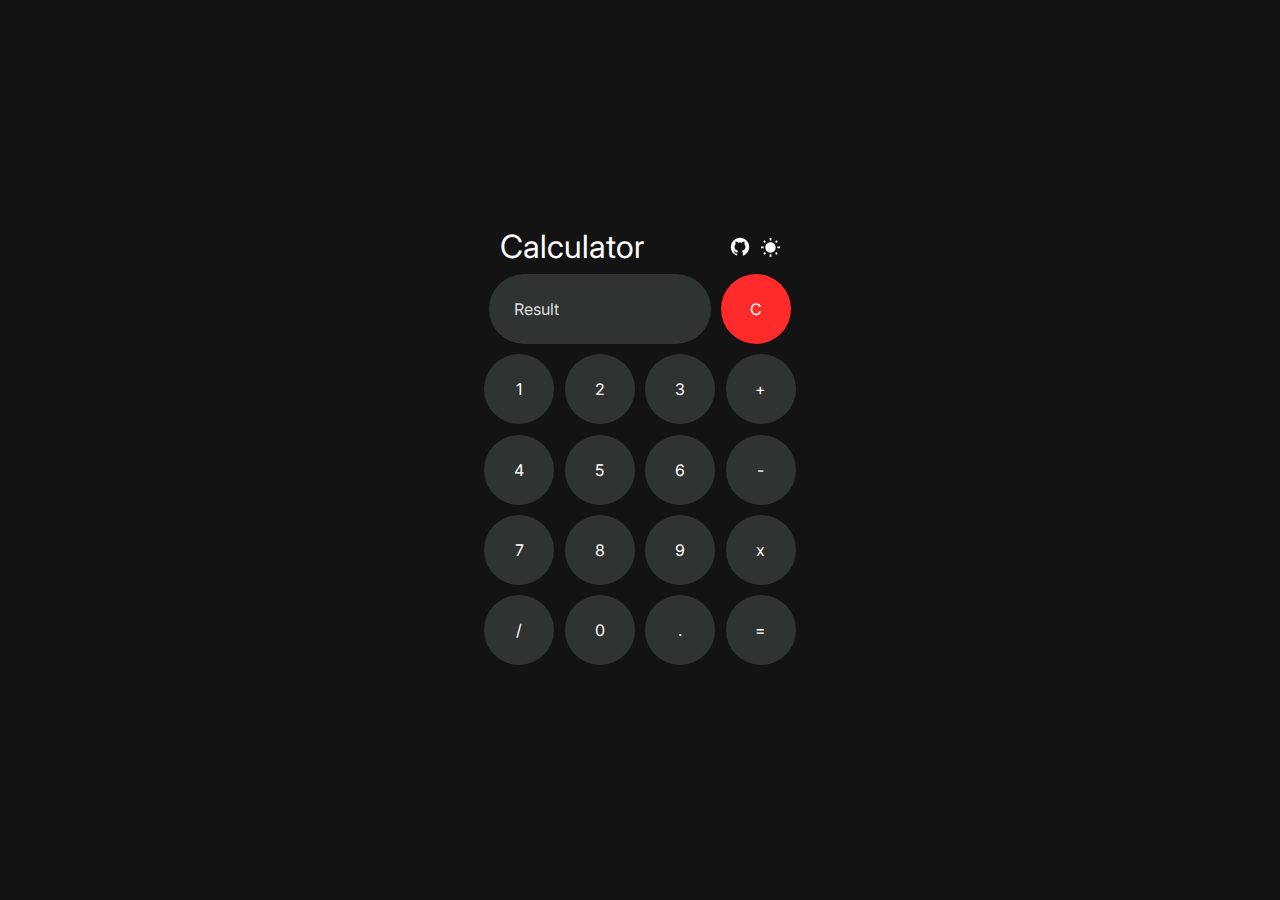
<file: Calculator/index.html>
<!DOCTYPE html>
<html lang="en">

<head>
  <meta charset="utf-8" />
  <meta http-equiv="X-UA-Compatible" content="IE=edge" />
  <title>Calculator</title>
  <meta name="description" content="Simple Calculator With Dark Mode." />
  <meta name="viewport" content="width=device-width, initial-scale=1" />
  <link rel="icon" type="image/x-icon" href="assets/calculator.ico">
  <link rel="stylesheet" href="styles/dark.css" id="theme" />
  <link rel="preconnect" href="https://fonts.googleapis.com">
  <link rel="preconnect" href="https://fonts.gstatic.com" crossorigin>
  <link href="https://fonts.googleapis.com/css2?family=Inter:wght@300;400&display=swap" rel="stylesheet">
</head>

<body>
  <div class="wrapper">
    <div class="container">
      <div class="header-container">
        <!-- This heading also notifies about the theme change.-->
        <h1 id="toast">Calculator</h1>
        <div class="top-buttons">
          <a href="https://github.com/zxcodes/JavaScript-Calculator">
            <img src="assets/GitHubLight.svg" alt="Sun Icon" height="22.5" width="22.5" id="github-icon">
          </a>
          <button type="button" onclick="changeTheme()" class="theme-button">
            <img src="assets/SunIcon.svg" alt="Theme Icon" height="19" width="19" id="theme-icon">
          </button>
        </div>
      </div>
      <div class="first-row">
        <input type="text" name="result" id="result" placeholder="Result" readonly />
        <input type="button" value="C" onclick="result.value=''" id="clear-button" />
      </div>
      <div class="second-row">
        <input type="button" value="1" onclick="liveScreen(1)" />
        <input type="button" value="2" onclick="liveScreen(2)" />
        <input type="button" value="3" onclick="liveScreen(3)" />
        <input type="button" value="+" onclick="liveScreen('+')" />
      </div>
      <div class="third-row">
        <input type="button" value="4" onclick=" liveScreen(4)" />
        <input type="button" value="5" onclick=" liveScreen(5)" />
        <input type="button" value="6" onclick=" liveScreen(6)" />
        <input type="button" value="-" onclick="liveScreen('-')" />
      </div>
      <div class="fourth-row">
        <input type="button" value="7" onclick="liveScreen(7)" />
        <input type="button" value="8" onclick="liveScreen(8)" />
        <input type="button" value="9" onclick=" liveScreen(9)" />
        <input type="button" value="x" onclick="liveScreen('*')" />
      </div>
      <div class="fifth-row">
        <input type="button" value="/" onclick="liveScreen('/')" />
        <input type="button" value="0" onclick="liveScreen(0)" />
        <input type="button" value="." onclick="liveScreen('.')" />
        <input type="button" value="=" onclick="calculate(result.value)" />
      </div>
    </div>
  </div>
  <script src="scripts/script.js">
  </script>
</body>

</html>
</file>
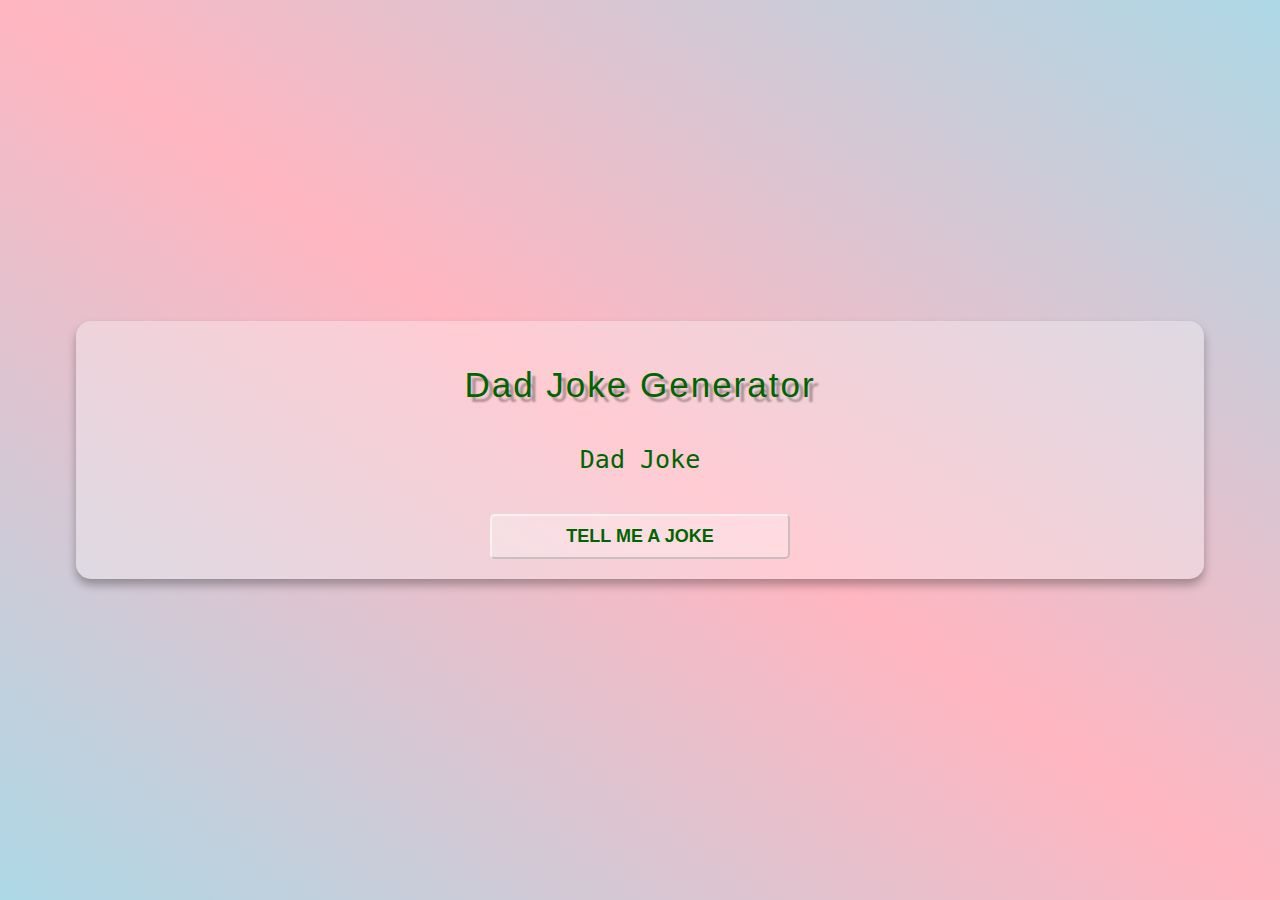
<file: Dad Jokes Generator/index.html>
<!DOCTYPE html>
<html lang="en">
<head>
    <meta charset="UTF-8">
    <meta http-equiv="X-UA-Compatible" content="IE=edge">
    <meta name="viewport" content="width=device-width, initial-scale=1.0">
    <title>Dad Jokes Generator</title>
    <link rel="stylesheet" href="style.css">
</head>
<body>
    <div class="container">
        <h1 class="heading">Dad Joke Generator</h1>
        <p class="joke" id="joke">Dad Joke</p>
        <button class="btn" id="btn">Tell me a joke</button>
    </div>
    <script src="index.js"></script>
</body>
</html>
</file>
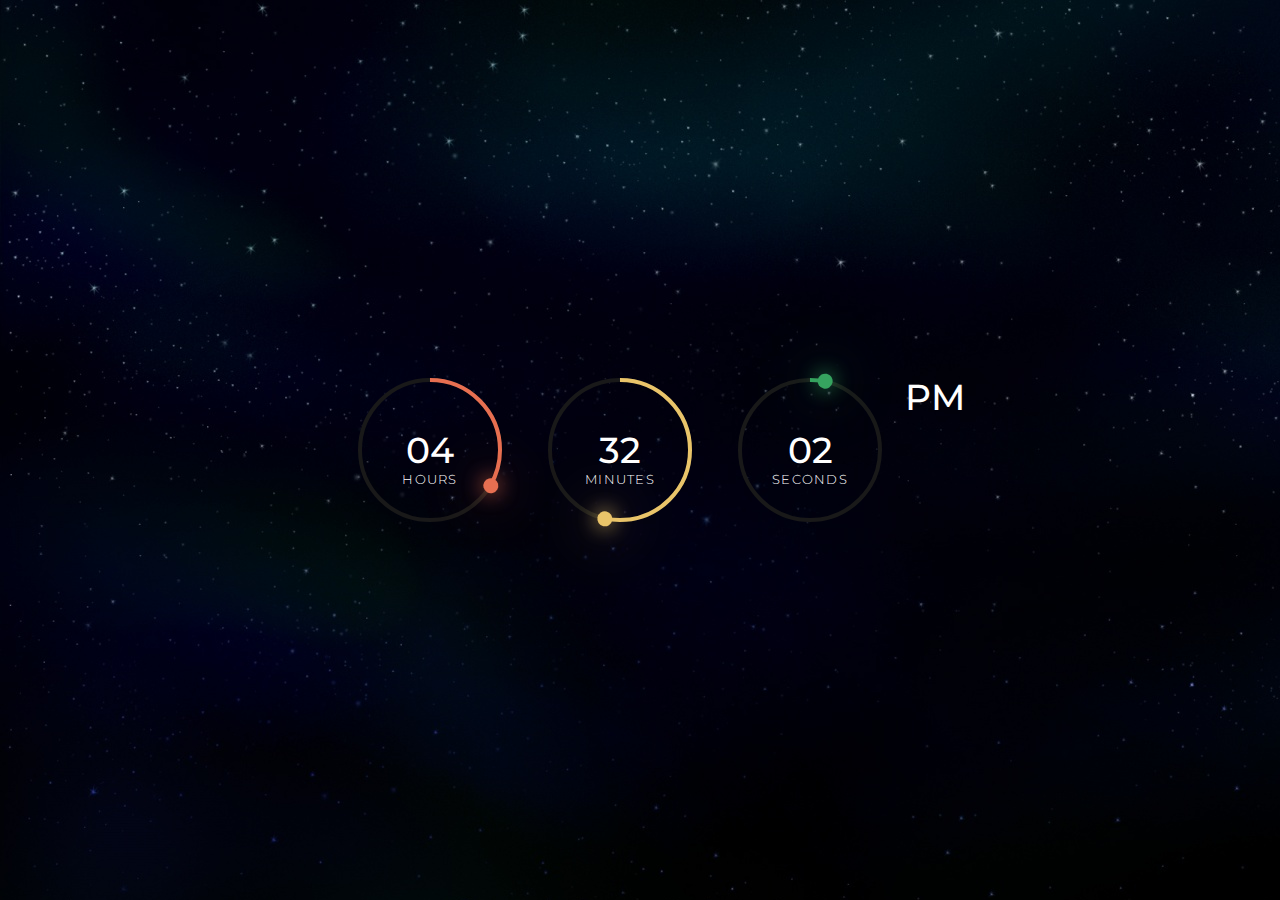
<file: Digital-Clock/index.html>
<!DOCTYPE html>
<html lang="en">

<head>
    <meta charset="UTF-8">
    <meta http-equiv="X-UA-Compatible" content="IE=edge">
    <meta name="viewport" content="width=device-width, initial-scale=1.0">
    <title>digital-clock</title>
    <link rel="stylesheet" href="css/style.css">
</head>

<body>
    <style>
        body {
          background-image: url('bg2.jpg');
        }
        </style>
    <div class="time">
        <div class="circle" style="--clr: #e76f51">
            <div class="dot hr_dot"></div>
            <svg>
                <circle cx="70" cy="70" r="70"></circle>
                <circle cx="70" cy="70" r="70" id="hh"></circle>
            </svg>
            <div id="hours">00</div>
        </div>
        <div class="circle" style="--clr: #e9c46a">
            <div class="dot min_dot"></div>
            <svg>
                <circle cx="70" cy="70" r="70"></circle>
                <circle cx="70" cy="70" r="70" id="mm"></circle>
            </svg>
            <div id="mins">00</div>
        </div>
        <div class="circle" style="--clr: #36a35f">
            <div class="dot sec_dot"></div>
            <svg>
                <circle cx="70" cy="70" r="70"></circle>
                <circle cx="70" cy="70" r="70" id="ss"></circle>
            </svg>
            <div id="secs">00</div>
        </div>
        <div class="ap">
            <div id="ampm">ampm</div>
        </div>
    </div>

    <script src="js/main.js"></script>
</body>

</html>
</file>
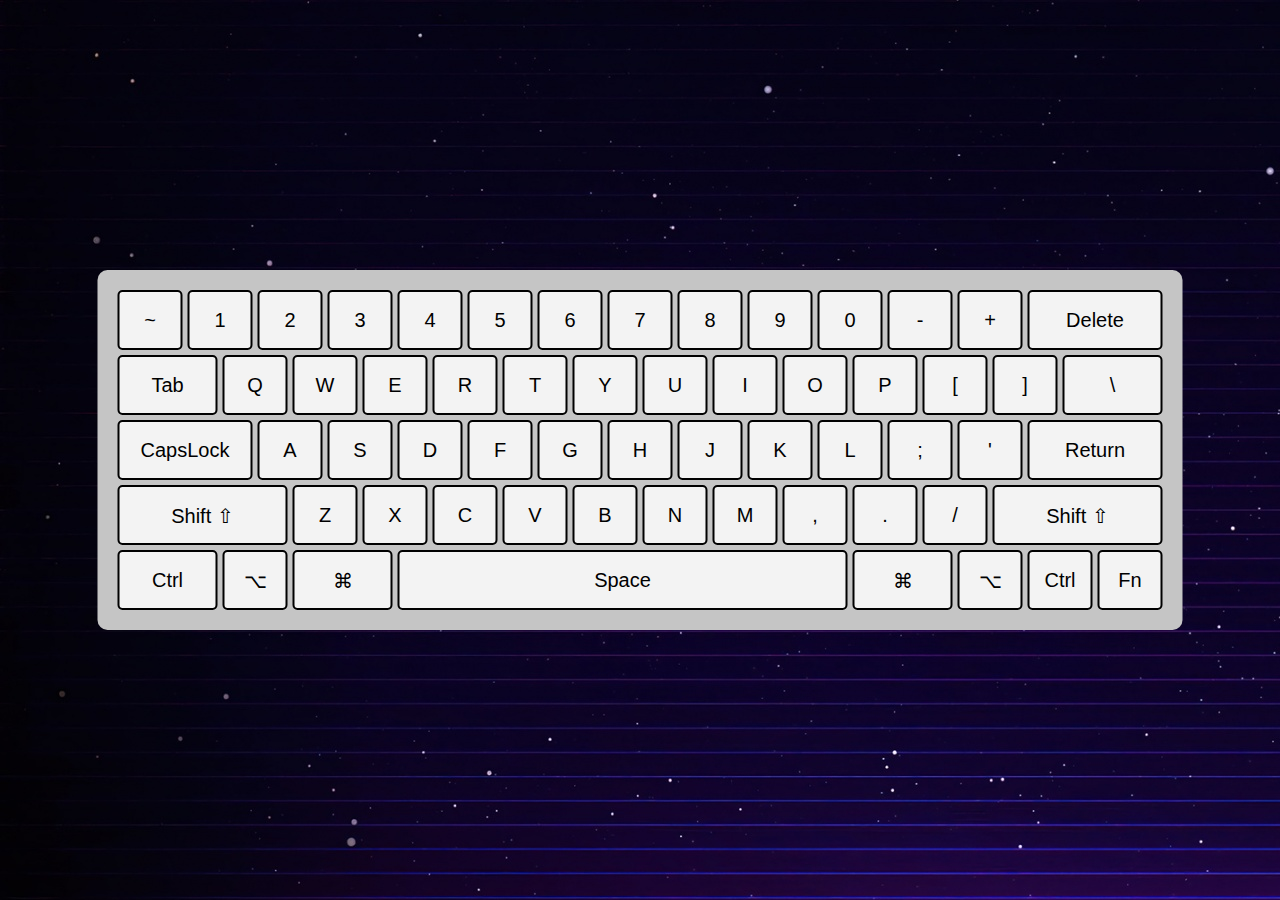
<file: Keyboard/index.html>
<!DOCTYPE html>
<html lang="en">
<head>
    <meta charset="UTF-8">
    <meta http-equiv="X-UA-Compatible" content="IE=edge">
    <meta name="viewport" content="width=device-width, initial-scale=1.0">
    <title>Keyboard</title>
    <link rel="stylesheet" href="style.css">
</head>
<body background="assets/neon.jpg">
    <div class="keyboard-base">
        <div class="key">~</div>
        <div class="key">1</div>
        <div class="key">2</div>
        <div class="key">3</div>
        <div class="key">4</div>
        <div class="key">5</div>
        <div class="key">6</div>
        <div class="key">7</div>
        <div class="key">8</div>
        <div class="key">9</div>
        <div class="key">0</div>
        <div class="key">-</div>
        <div class="key">+</div>
        <div class="key delete">Delete</div>
        <div class="key tab">Tab</div>
        <div class="key">Q</div>
        <div class="key">W</div>
        <div class="key">E</div>
        <div class="key">R</div>
        <div class="key">T</div>
        <div class="key">Y</div>
        <div class="key">U</div>
        <div class="key">I</div>
        <div class="key">O</div>
        <div class="key">P</div>
        <div class="key">[</div>
        <div class="key">]</div>
        <div class="key backslash">\</div>
        <div class="key capslock">CapsLock</div>
        <div class="key">A</div>
        <div class="key">S</div>
        <div class="key">D</div>
        <div class="key">F</div>
        <div class="key">G</div>
        <div class="key">H</div>
        <div class="key">J</div>
        <div class="key">K</div>
        <div class="key">L</div>
        <div class="key">;</div>
        <div class="key">'</div>
        <div class="key return">Return</div>
        <div class="key leftshift">Shift ⇧</div>
        <div class="key">Z</div>
        <div class="key">X</div>
        <div class="key">C</div>
        <div class="key">V</div>
        <div class="key">B</div>
        <div class="key">N</div>
        <div class="key">M</div>
        <div class="key">,</div>
        <div class="key">.</div>
        <div class="key">/</div>
        <div class="key rightshift">Shift ⇧</div>
        <div class="key leftctrl">Ctrl</div>
        <div class="key">⌥</div>
        <div class="key command">⌘ </div>
        <div class="key space">Space</div>
        <div class="key command">⌘ </div>
        <div class="key">⌥</div>
        <div class="key">Ctrl</div>
        <div class="key">Fn</div>
    </div>
    
</body>
</html>
</file>
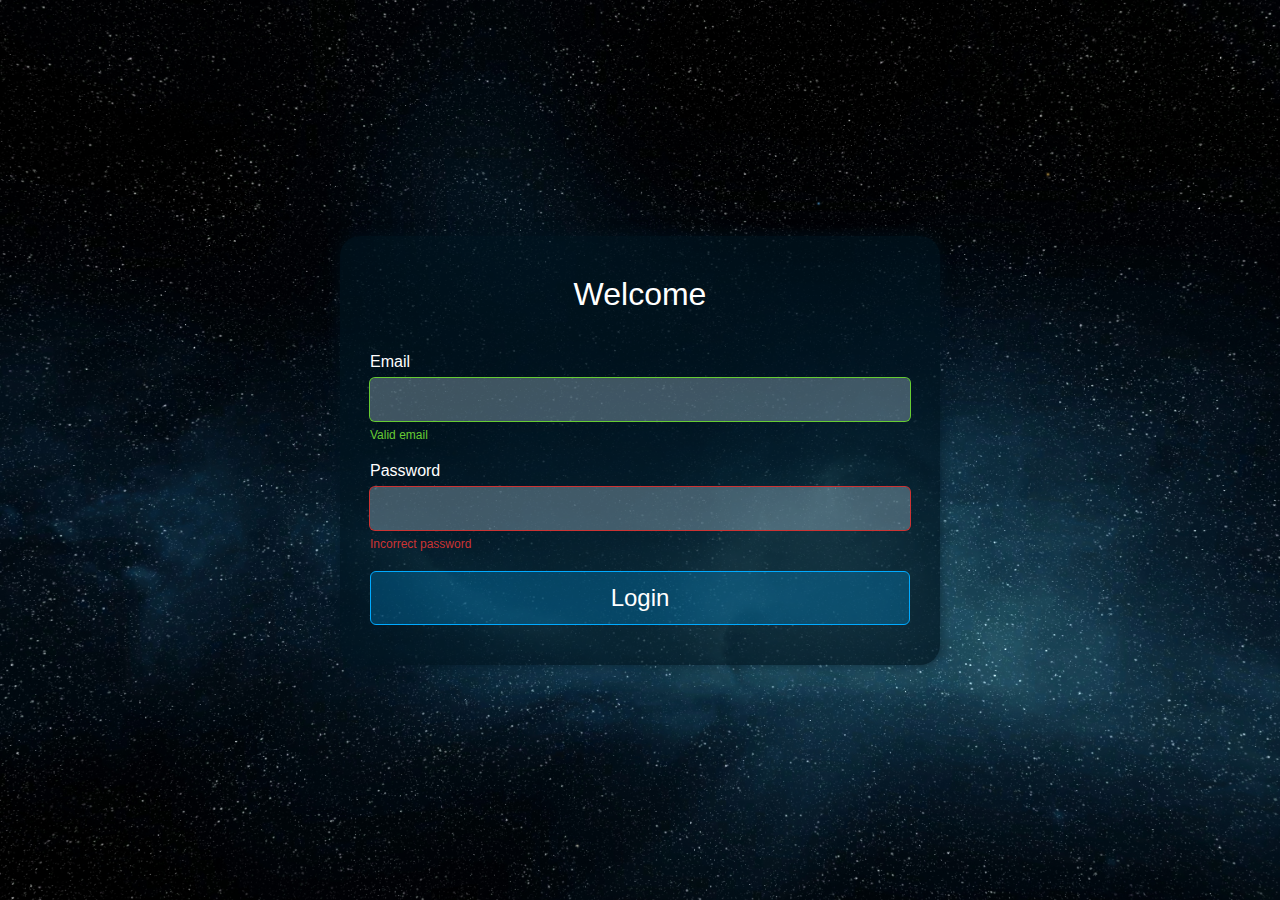
<file: Login-Page/index.html>
<!DOCTYPE html>
<html lang="en">
<head>
  <meta charset="UTF-8">
  <meta http-equiv="X-UA-Compatible" content="IE=edge">
  <meta name="viewport" content="width=device-width, initial-scale=1.0">
  <title>Document</title>
  <link rel="stylesheet" href="styles.css">
</head>
<body>
  <div class="full-screen-container">
    <div class="login-container">
      <h1 class="login-title">Welcome</h1>
      <form class="form">
        <div class="input-group success">
          <label for="email">Email</label>
          <input type="email" name="email" id="email">
          <span class="msg">Valid email</span>
        </div>

        <div class="input-group error">
          <label for="password">Password</label>
          <input type="password" name="password" id="password">
          <span class="msg">Incorrect password</span>
        </div>

        <button type="submit" class="login-button">Login</button>
      </form>
    </div>
  </div>
</body>
</html>
</file>
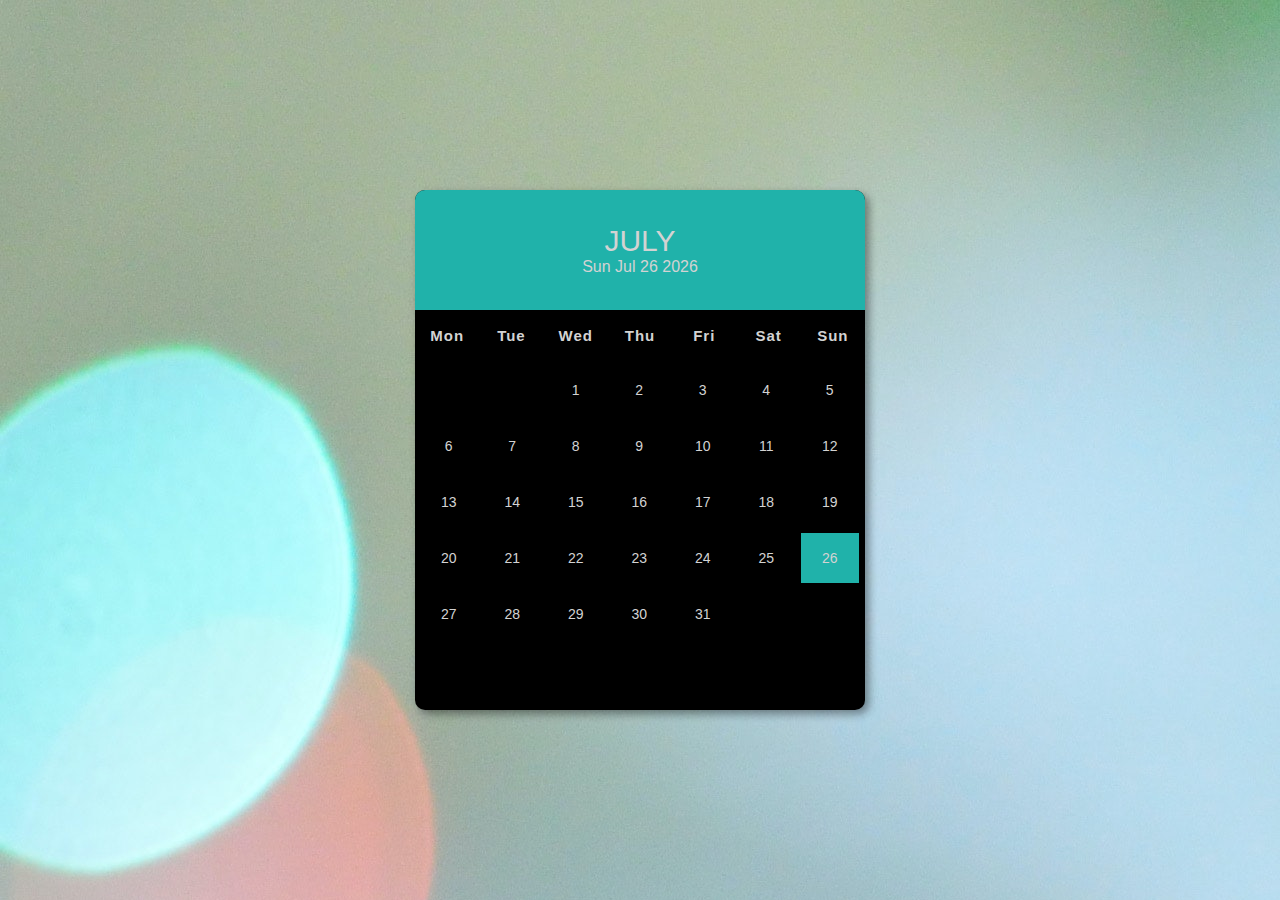
<file: Month Calendar/index.html>
<!DOCTYPE html>
<html lang="en">
  <head>
    <meta charset="UTF-8" />
    <meta http-equiv="X-UA-Compatible" content="IE=edge" />
    <meta name="viewport" content="width=device-width, initial-scale=1.0" />
    <title>Month Calender</title>
    <link rel="stylesheet" href="style.css" />
  </head>
  <body>
    <div class="container">
      <div class="calender">
        <div class="month">
          <div class="date">
            <h1></h1>
            <p></p>
          </div>
        </div>
        <div class="weekdays">
          <div>Mon</div>
          <div>Tue</div>
          <div>Wed</div>
          <div>Thu</div>
          <div>Fri</div>
          <div>Sat</div>
          <div>Sun</div>
        </div>
        <div class="days"></div>
      </div>
    </div>
    <script src="index.js"></script>
  </body>
</html>
</file>
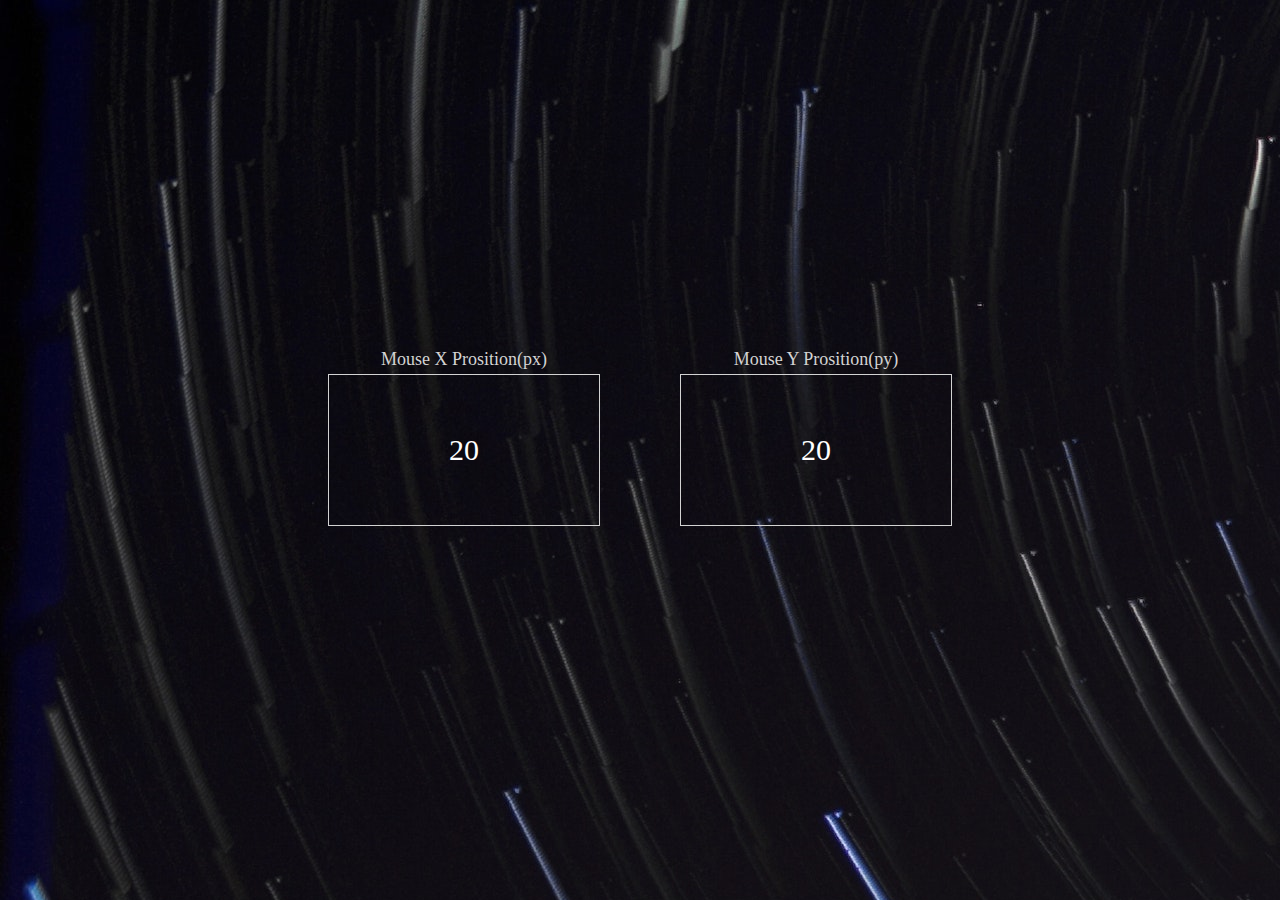
<file: Mouse Movement Detector/index.html>
<!DOCTYPE html>
<html lang="en">
  <head>
    <meta charset="UTF-8" />
    <meta http-equiv="X-UA-Compatible" content="IE=edge" />
    <meta name="viewport" content="width=device-width, initial-scale=1.0" />
    <title>Mouse Event</title>
    <link rel="stylesheet" href="style.css" />
  </head>
  <body>
    <div class="container">
      <div class="mouse-event">
        20
        <h4>Mouse X Prosition(px)</h4>
      </div>
      <div class="mouse-event">
        20
        <h4>Mouse Y Prosition(py)</h4>
      </div>
    </div>

    <script src="index.js"></script>
  </body>
</html>
</file>
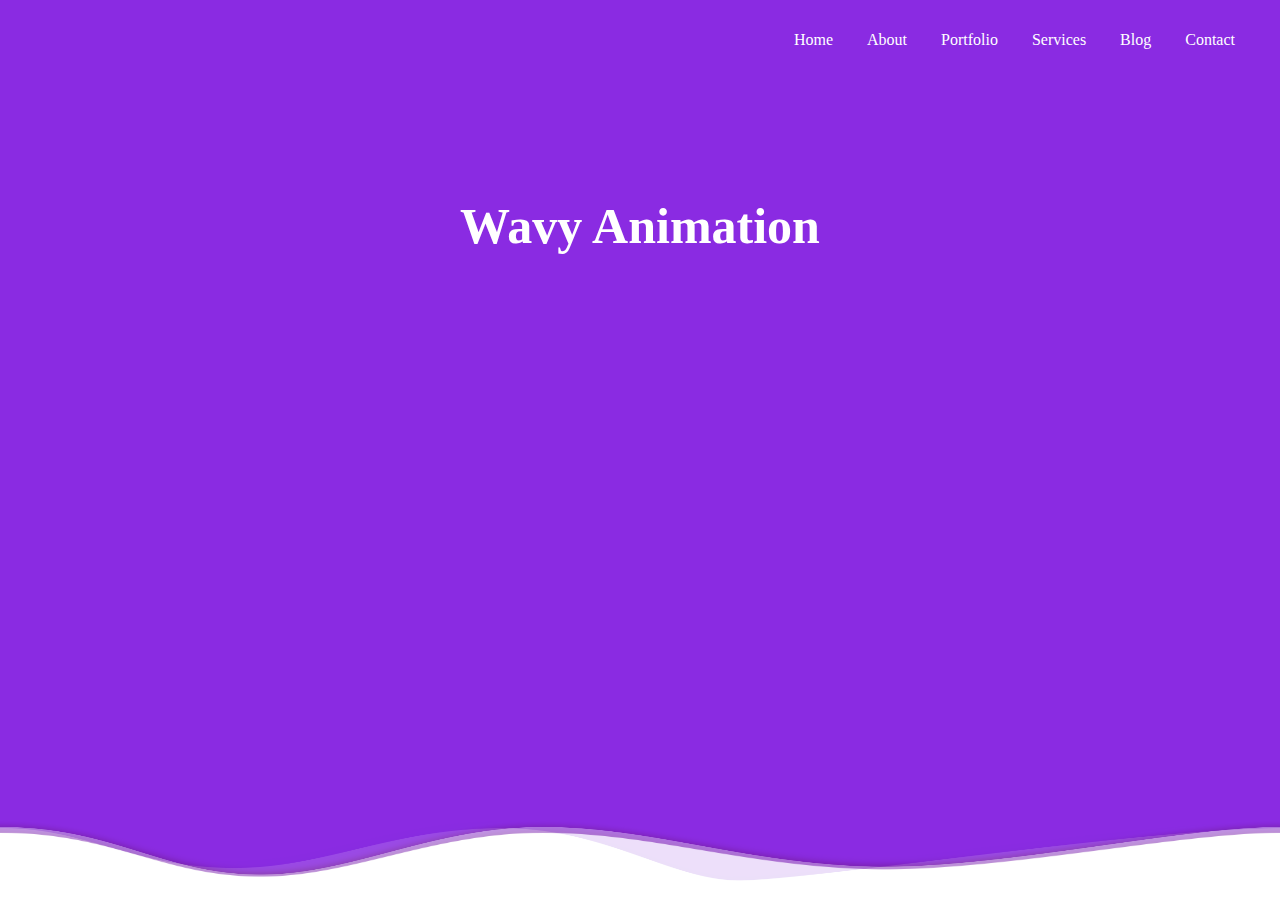
<file: Moving-Background/index.html>
<!DOCTYPE html>
<html lang="en">
<head>
    <meta charset="UTF-8">
    <meta http-equiv="X-UA-Compatible" content="IE=edge">
    <meta name="viewport" content="width=device-width, initial-scale=1.0">
    <title>Pure CSS Wavy Background Animation</title>
    <link rel="stylesheet" href="style.css">
</head>
<body>
    <div class="container">
        <ul>
            <li><a href="#">Home</a></li>
            <li><a href="#">About</a></li>
            <li><a href="#">Portfolio</a></li>
            <li><a href="#">Services</a></li>
            <li><a href="#">Blog</a></li>
            <li><a href="#">Contact</a></li>

        </ul>
        <div class="mid-text">
            <h2> Wavy Animation</h2>
        </div>

        <div class="line line-1">
            <div class="wave wave1" style="background-image: url(1.png)"></div>      
        </div>


        <div class="line line-2">
            <div class="wave wave2" style="background-image: url(2.png)"></div>      
        </div>


        <div class="line line-3">
            <div class="wave wave3" style="background-image: url(3.png)"></div>      
        </div>
    </div>
</body>
</html>
</file>
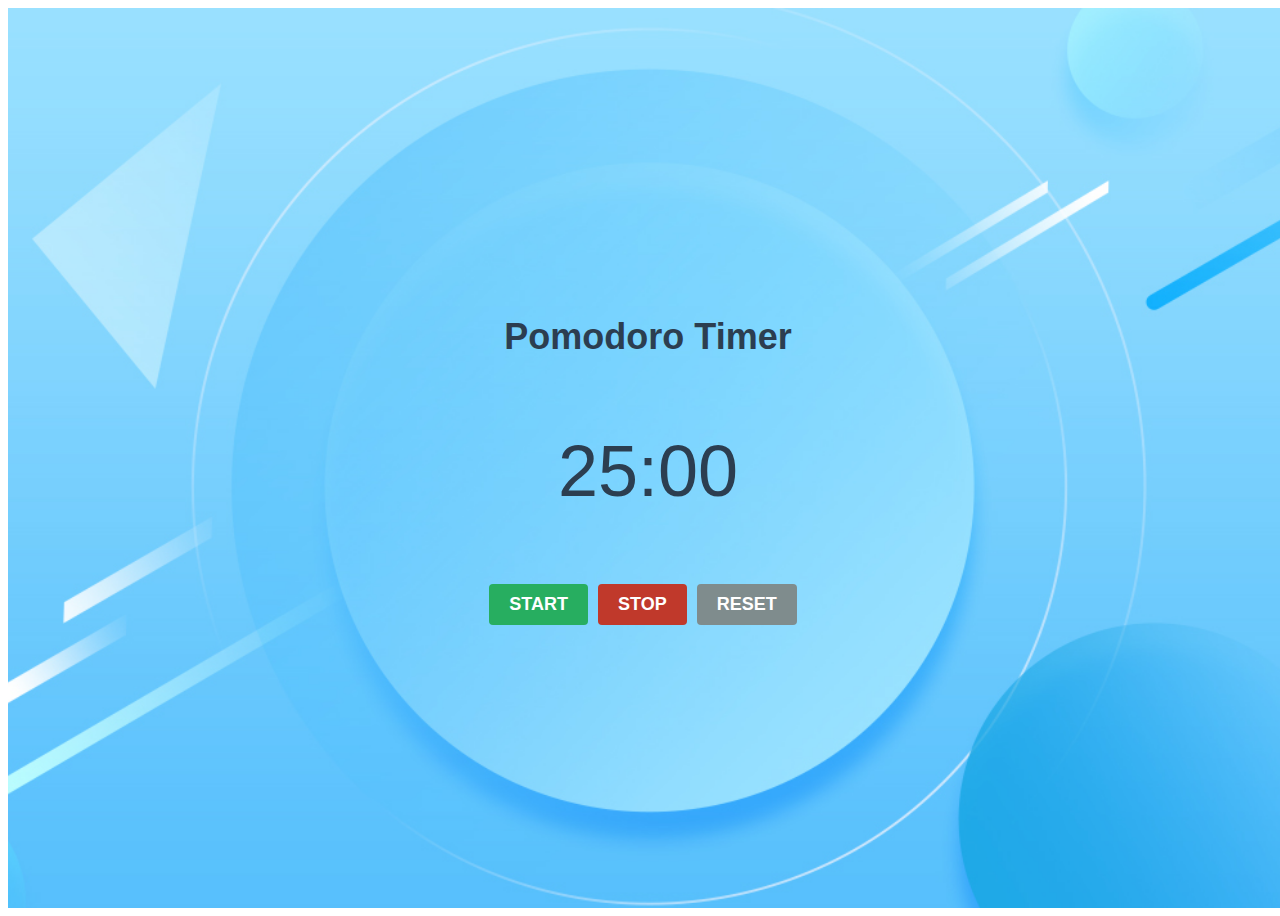
<file: Pomodoro-Timer/index.html>
<!DOCTYPE html>
<html>
  <head>
    <title>Pomodoro Timer</title>
    <link rel="stylesheet" type="text/css" href="style.css" />
  </head>
  <body>
      <div class = ""></div>
      <div class="full-screen-container">
        <div class="container">
      <h1 class="title">Pomodoro Timer</h1>
      <p id="timer" class="timer">25:00</p>
      <div class="button-wrapper">
        <button id="start" class="button button--start">Start</button>
        <button id="stop" class="button button--stop">Stop</button>
        <button id="reset" class="button button--reset">Reset</button>
      </div>
    </div>
    <script src="index.js"></script>
  </body>
</html>
</file>
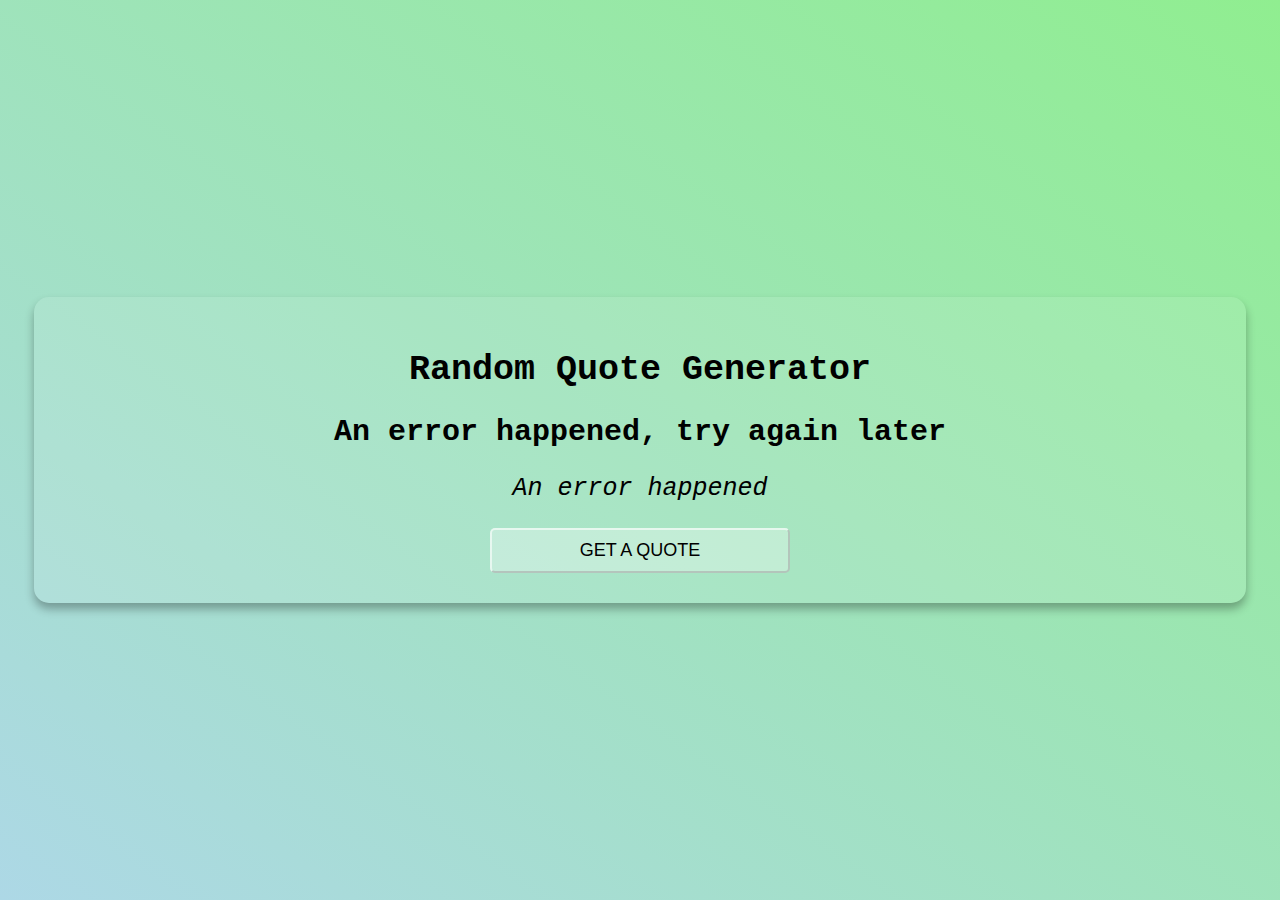
<file: Random Quote Generator/index.html>
<!DOCTYPE html>
<html lang="en">
<head>
    <meta charset="UTF-8">
    <meta http-equiv="X-UA-Compatible" content="IE=edge">
    <meta name="viewport" content="width=device-width, initial-scale=1.0">
    <title>Random Quote Generator</title>
    <link rel="stylesheet" href="https://cdnjs.cloudflare.com/ajax/libs/font-awesome/6.2.1/css/all.min.css" integrity="sha512-MV7K8+y+gLIBoVD59lQIYicR65iaqukzvf/nwasF0nqhPay5w/9lJmVM2hMDcnK1OnMGCdVK+iQrJ7lzPJQd1w==" crossorigin="anonymous" referrerpolicy="no-referrer" />
    <link rel="stylesheet" href="style.css">
</head>
<body>
    <div class="container">
        <h1 class="heading">Random Quote Generator</h1>
        <h2 class="quote">
            <i class="fa-solid fa-quote-left"></i>
            <span id="quote">Quote</span>
            <i class="fa-solid fa-quote-right"></i>

        </h2>
        <p class="author" id="author">~ Author</p>
        <button class="btn" id="btn">Get a quote</button>
    </div>
    <script src="index.js"></script>
</body>
</html>
</file>
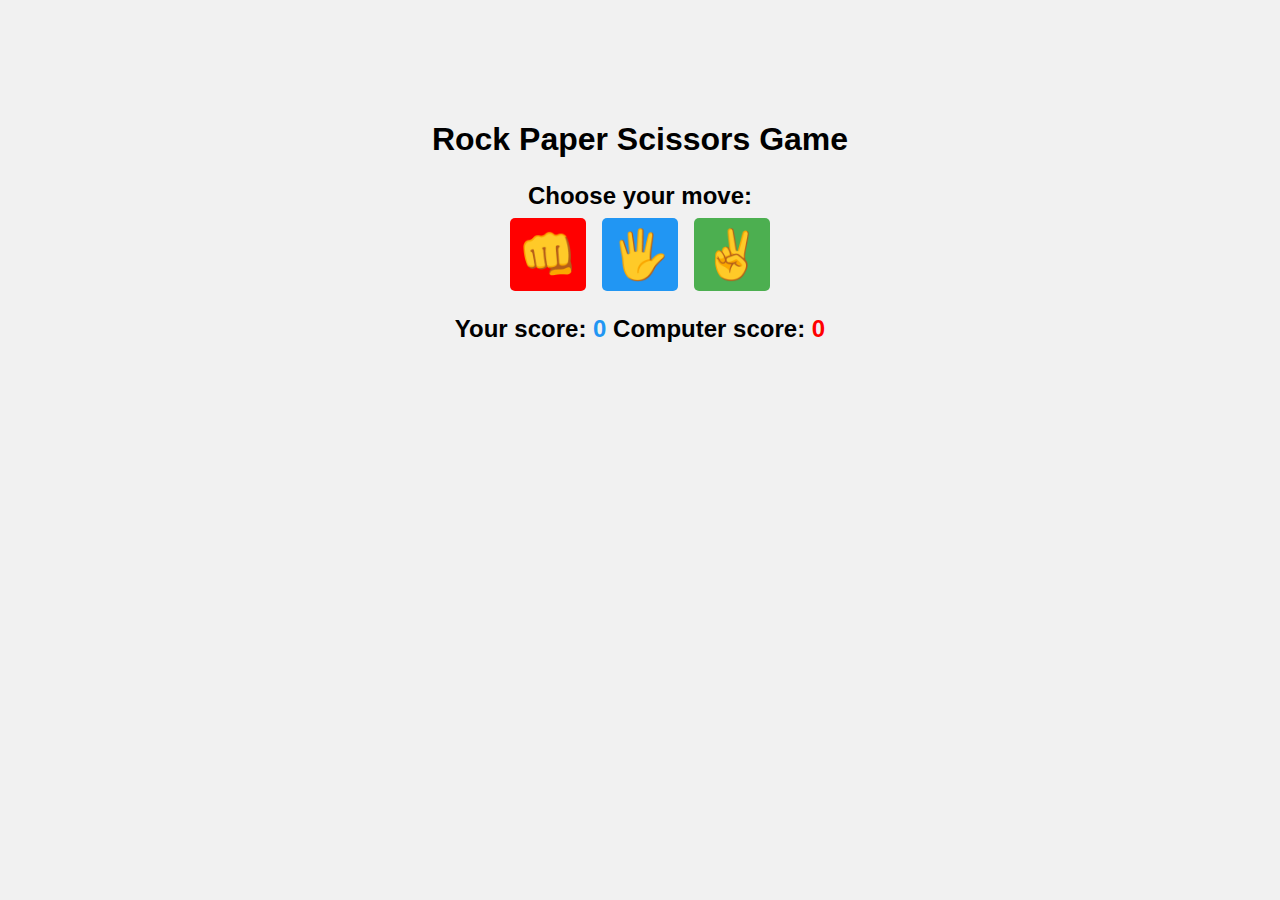
<file: Rock Paper Scissor/index.html>
<!DOCTYPE html>
<html lang="en">
<head>
    <meta charset="UTF-8">
    <meta http-equiv="X-UA-Compatible" content="IE=edge">
    <meta name="viewport" content="width=device-width, initial-scale=1.0">
    <title>Rock Paper Scissors Game</title>
    <link rel="stylesheet" href="style.css">
</head>
<body>
    <h1>Rock Paper Scissors Game</h1>
    <p>Choose your move:</p>
    <div class="buttons">
        <button id="rock">&#x1F44A;</button>
        <button id="paper">&#x1f590;</button>
        <button id="scissors">&#x270c;</button>
    </div>
    <p id="result"></p>
    <p id="scores">
        Your score: <span id="user-score">0</span>
        Computer score: <span id="computer-score">0</span>
    </p>
    <script src="index.js"></script>
</body>
</html>
</file>
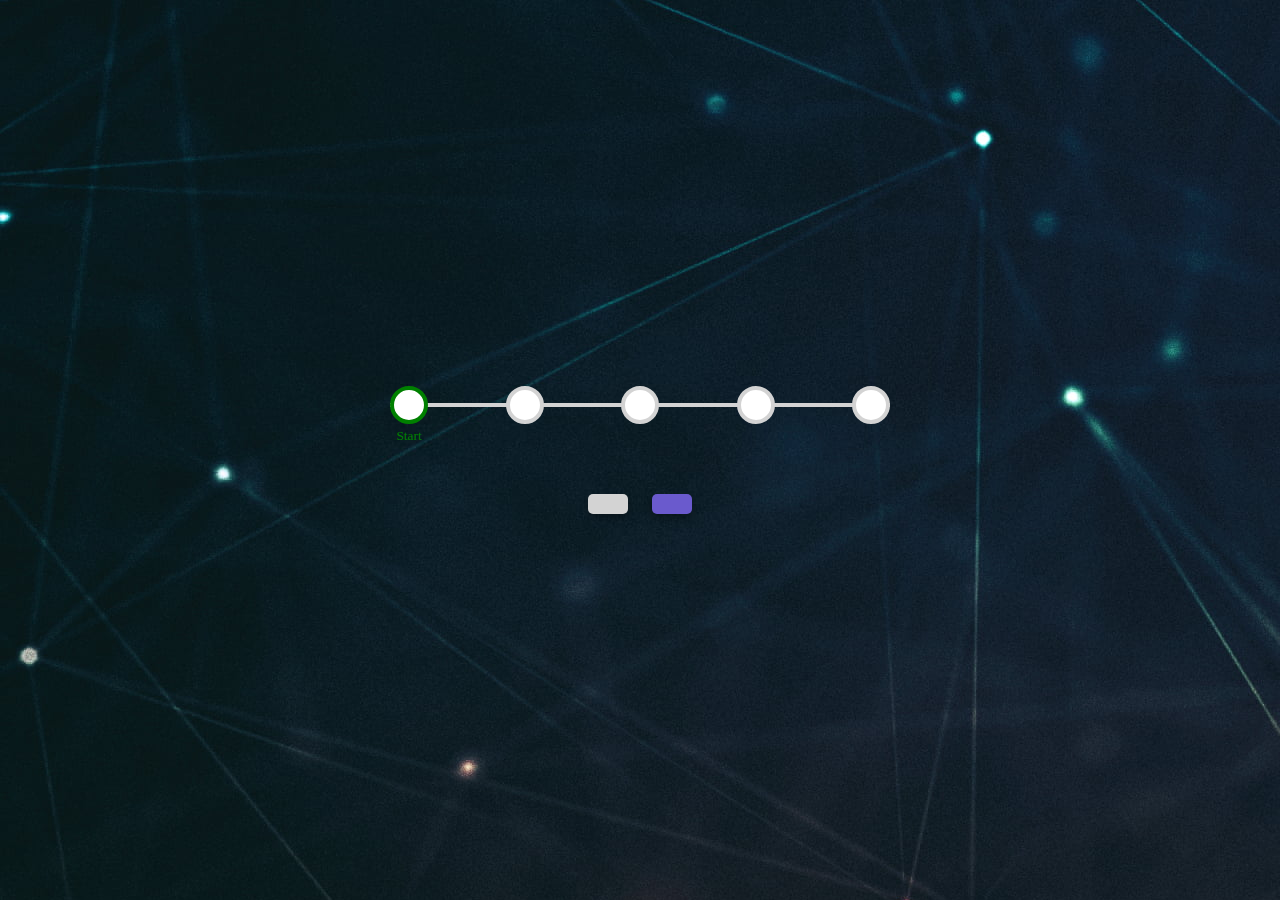
<file: Step Progress Bar/index.html>
<!DOCTYPE html>
<html lang="en">
  <head>
    <meta charset="UTF-8" />
    <meta http-equiv="X-UA-Compatible" content="IE=edge" />
    <meta name="viewport" content="width=device-width, initial-scale=1.0" />
    <title>Step Progress Bar</title>
    <link
      rel="stylesheet"
      href="https://cdnjs.cloudflare.com/ajax/libs/font-awesome/6.0.0-beta2/css/all.min.css"
      integrity="sha512-YWzhKL2whUzgiheMoBFwW8CKV4qpHQAEuvilg9FAn5VJUDwKZZxkJNuGM4XkWuk94WCrrwslk8yWNGmY1EduTA=="
      crossorigin="anonymous"
      referrerpolicy="no-referrer"
    />
    <link rel="stylesheet" href="style.css" />
  </head>
  <body>
    <div class="container">
      <div class="progress-container">
        <hr class="progress-bar-back" />
        <hr class="progress-bar-front" />
        <div class="step checked">
          <i class="fas fa-check"></i>
          <small>Start</small>
        </div>
        <div class="step">
          <i class="fas fa-times"></i>
        </div>
        <div class="step">
          <i class="fas fa-times"></i>
        </div>
        <div class="step">
          <i class="fas fa-times"></i>
        </div>
        <div class="step">
          <i class="fas fa-times"></i>
        </div>
      </div>
      <button class="btn" id="prev" disabled>
        <i class="fas fa-arrow-left"></i>
      </button>
      <button class="btn" id="next"><i class="fas fa-arrow-right"></i></button>
    </div>
    <script src="index.js"></script>
  </body>
</html>
</file>
<file: Dad Jokes Generator/style.css>
body{
    margin: 0;
    background: linear-gradient(to left bottom, lightblue, lightpink, lightblue);
    min-height: 100vh;
    display: flex;
    justify-content: center;
    align-items: center;
    font-family: monospace;
}

.container{
    background-color: rgba(255,255,255,.3);
    padding: 20px;
    box-shadow: 0 6px 10px rgba(0,0,0,.3);
    border-radius: 15px;
    width: 85%;
    text-align: center;
    color: darkgreen;
}

.heading{
    font-size: 35px;
    font-weight: 200;
    font-family: Impact, Haettenschweiler, 'Arial Narrow Bold', sans-serif;
    text-shadow: 5px 5px 2px rgba(0,0,0,.3);
    letter-spacing: 2px;
}

.joke{
    font-size: 25px;
    font-weight: 500;
    margin: 40px
}

.btn{
    font-size: 18px;
    font-weight: 700;
    border-radius: 5px;
    cursor: pointer;
    padding: 10px;
    background-color: rgba(255,255,255,.3);
    border-color: rgba(255,255,255,.6);
    text-transform: uppercase;
    width: 300px;
    color: darkgreen;
}

.btn:hover{
    background-color: rgba(255,255,255,.5);
    box-shadow: 0 4px 4px rgba(0,0,0,.3);
    transition: all 300ms ease;
}
</file>
<file: Digital-Clock/css/style.css>
@import url("https://fonts.googleapis.com/css2?family=Montserrat:ital,wght@0,100;0,200;0,300;0,400;0,500;1,100;1,200;1,300;1,400;1,600&display=swap");

* {
    margin: 0;
    padding: 0;
    box-sizing: border-box;
    font-family: "Montserrat", sans-serif;
}

body {
    display: flex;
    justify-content: center;
    align-items: center;
    min-height: 100vh;
    background-color: #2f363e;
}

.time {
    display: flex;
    gap: 2.5rem;
    color: white;
}

.time .circle {
    width: 150px;
    height: 150px;
    display: flex;
    justify-content: center;
    align-items: center;
    position: relative;
}

.time .circle svg {
    position: relative;
    width: 150px;
    height: 150px;
    transform: rotate(270deg);
}

.time .circle svg circle {
    width: 100%;
    height: 100%;
    fill: transparent;
    stroke: #191919;
    stroke-width: 4;
    transform: translate(5px, 5px);
}

.time .circle svg circle:nth-child(2) {
    stroke: var(--clr);
    stroke-dasharray: 440;
}

.time div {
    position: absolute;
    text-align: center;
    font-weight: 500;
    font-size: 1.5em;
}
.time div span {
    position: absolute;
    font-size: 0.35em;
    font-weight: 300;
    letter-spacing: 0.1em;
    text-transform: uppercase;
    transform: translate(-50%);
}

.time .ap {
    position: relative;
    font: 1em;
    transform: translateX(-20px);
}

.dot {
    position: absolute;
    font: 1em;
    height: 100%;
    z-index: 10;
    display: flex;
    justify-content: center;
}

.dot::before {
    content: "";
    position: absolute;
    width: 15px;
    height: 15px;
    background-color: var(--clr);
    border-radius: 50%;
    top: -3px;
    box-shadow: 0 0 20px var(--clr), 0 0 60px var(--clr);
}

@media screen and (max-width: 768px) {
    .time {
        display: block;
        margin-top: 20px;
    }
    .circle {
        margin: 20px 0;
    }
    .time .ap {
        position: absolute;
        top: 10px;
        left: 40%;
        transform: translateX(-50%);
    }
}
</file>
<file: Keyboard/style.css>
body * {
    margin: 0;
    padding: 0;
    box-sizing: border-box;
    font-family: Arial, Helvetica, sans-serif;
}

.keyboard-base {
    max-width: 1085px;
    padding: 20px;
    position: absolute;
    top: 50%;
    left: 50%;
    transform: translate(-50%, -50%);
    background-color: rgb(197, 197, 197);
    border-radius: 10px;
    display: grid;
    grid-template-columns: repeat(30, 30px);
    grid-template-rows: repeat(5, 60px);
    grid-gap: 5px;
}


.key {
    background-color: rgb(243, 243, 243);
    border: 2px solid black;
    border-radius: 5px;
    grid-column: span 2;
    font-size: 20px;
    text-align: center;
    padding-top: 17px;
}

.key:hover {
  border: 1px solid #eeeeee;
  
}

.delete {
    grid-column: span 4;
}

.tab {
    grid-column: span 3;
}

.backslash {
    grid-column: span 3;
}

.capslock {
    grid-column: span 4;
}

.return {
    grid-column: span 4;
}

.leftshift {
    grid-column: span 5;
}

.rightshift {
    grid-column: span 5;
}

.leftctrl {
    grid-column: span 3;
}

.command {
    grid-column: span 3;
    /* font-size: 14px; */
}

.space {
    grid-column: span 13;
}
</file>
<file: Login-Page/styles.css>
*, *::before, *::after {
    box-sizing: border-box;
    font-family: Arial, Helvetica, sans-serif;
  }
  
  :root {
    --primary-light-hsl: 200, 100%, 91%;
    --primary-hsl: 200, 100%, 50%;
    --primary-dark-hsl: 200, 100%, 6%;
    --success-hsl: 100, 60%, 50%;
    --error-hsl: 0, 60%, 50%;
  }
  
  body {
    margin: 0;
  }
  
  .full-screen-container {
    background-image: url("bg1.jpg");
    height: 100vh;
    width: 100vw;
    background-size: cover;
    background-position: center;
    display: flex;
    justify-content: center;
    align-items: center;
  }
  
  .login-container {
    --color: hsl(var(--primary-dark-hsl), .7);
    background-color: var(--color);
    box-shadow: 0 0 15px 0 var(--color);
    padding: 40px 30px;
    width: 80%;
    max-width: 600px;
    border-radius: 20px;
  }
  
  .login-title {
    margin: 0;
    color: white;
    text-align: center;
    font-size: 2rem;
    font-weight: normal;
  }
  
  .form {
    display: flex;
    flex-direction: column;
    gap: 20px;
    margin-top: 40px;
  }
  
  .input-group {
    display: flex;
    flex-direction: column;
    gap: 7px;
  }
  
  .input-group label {
    color: white;
    font-weight: lighter;
  }
  
  .input-group input {
    font-size: 1.25rem;
    padding: .5em;
    background-color: hsl(var(--primary-light-hsl), .3);
    border: none;
    outline: none;
    border-radius: .25em;
    color: white;
    font-weight: lighter;
  }
  
  .input-group.success input {
    box-shadow: 0 0 0 1px hsl(var(--success-hsl));
  }
  
  .input-group.error input {
    box-shadow: 0 0 0 1px hsl(var(--error-hsl));
  }
  
  .input-group input:focus {
    box-shadow: 0 0 0 1px hsl(var(--primary-hsl));
  }
  
  .input-group .msg {
    display: none;
    font-size: .75rem;
  }
  
  .input-group.success .msg,
  .input-group.error .msg {
    display: block;
  }
  
  .input-group.error .msg {
    color: hsl(var(--error-hsl));
  }
  
  .input-group.success .msg {
    color: hsl(var(--success-hsl));
  }
  
  .login-button {
    padding: .5em 1em;
    font-size: 1.5rem;
    font-weight: lighter;
    color: white;
    background-color: hsl(var(--primary-hsl), .25);
    border: 1px solid hsl(var(--primary-hsl));
    border-radius: .25em;
    outline: none;
    cursor: pointer;
  }
  
  .login-button:hover,
  .login-button:focus {
    background-color: hsl(var(--primary-hsl), .4);
  }
</file>
<file: Month Calendar/style.css>
*{
    margin: 0;
    padding: 0;
    font-family: sans-serif;
    box-sizing: border-box;
}

.container{
    width: 100%;
    height: 100vh;
    background-color: salmon;
    background-image: url("bg.jpg");
    display: flex;
    justify-content: center;
    align-items: center;
}

.calender{
    background-color: black;
    color: lightgray;
    width: 450px;
    height: 520px;
    border-radius: 10px;
    box-shadow: 4px 4px 8px rgba(0, 0, 0, .4);
}

.month{
    width: 100%;
    height: 120px;
    background-color: lightseagreen;
    display: flex;
    justify-content: center;
    align-items: center;
    text-align: center;
    border-radius: 10px 10px 0 0;
}

.month h1{
    font-size: 30px;
    font-weight: 400;
    text-transform: uppercase;
}

.month p{
    font-size: 16px;
}

.weekdays{
    width: 100%;
    height: 50px;
    display: flex;
}

.weekdays div{
    font-size: 15px;
    font-weight: bold;
    letter-spacing: 1px;
    width: 100%;
    display: flex;
    align-items: center;
    justify-content: center;
}

.days{
    width: 100%;
    display: flex;
    flex-wrap: wrap;
    padding: 2px;
}

.days div{
    font-size: 14px;
    margin: 3px;
    width: 57.5px;
    height: 50px;
    display: flex;
    justify-content: center;
    align-items: center;
}

.days div:hover:not(.empty){
    border: 2px solid gray;
    cursor: pointer;
}

.today{
    background-color: lightseagreen;
}
</file>
<file: Mouse Movement Detector/style.css>
body {
  margin: 0;
  font-family: sansation;
  display: flex;
  justify-content: center;
  height: 100vh;
  align-items: center;
  background-image: url("background.jpg");
  color: white;
  font-family: cursive;
}

.container {
  display: flex;
  text-align: center;
}

.mouse-event {
  border: solid 1px lightgray;
  margin: 40px;
  min-width: 270px;
  min-height: 150px;
  position: relative;
  justify-content: center;
  align-items: center;
  display: flex;
  font-size: 30px;
}

.mouse-event h4 {
  position: absolute;
  top: -50px;
  font-size: 18px;
  left: 50%;
  transform: translateX(-50%);
  white-space: nowrap;
  font-weight: 100;
  color: lightgray;
}

@media (max-width: 500px) {
  .container {
    flex-direction: column;
  }
}
</file>
<file: Moving-Background/style.css>
.container{
    position: absolute;
    left: 0;
    right: 0;
    top: 0;
    bottom: 0;
    margin: auto;
    overflow: hidden;
}

.line{
    position: absolute;
    width: 100%;
    overflow: hidden;
    height: 100%;
    background: blueviolet;
}

ul{
    z-index: 99;
    position: absolute;
    list-style: none;
    right: 30px;
}

ul li{
    display: inline-block;
    margin: 15px;
}

ul li a{
    text-decoration: none;
    color: #fff;
    font-family: quebec;
    font-smooth: 20px;
}

.mid-text{
    position: absolute;
    z-index: 99;
    top: 25%;
    left: 50%;
    transform: translate(-50%,-50%);
}

.mid-text h2{
    color: #fff;
    font-family: big john;
    font-size: 50px;
}

.line-1{
    z-index: 15;
    opacity: 0.5;
}

.line-2{
    z-index: 10;
    opacity: 0.7;
}

.line-3{
    z-index: 5;
}

.wave{
    position: absolute;
    left: 0;
    width: 200%;
    height: 100%;
    background-repeat: repeat no-repeat;
    background-position: 0 bottom;
    transform-origin: center bottom;
}

.wave1{
    -webkit-background-size: 50% 80px;
    background-size: 50% 80px ;
}

.wave2{
    -webkit-background-size: 50% 80px;
    background-size: 50% 80px ;
    animation: animate 12s linear infinite;
}

.wave3{
    -webkit-background-size: 50% 80px;
    background-size: 50% 80px ;
    animation: animate 18s linear infinite;
}

@keyframes animate{

    0%{
        transform: translateX(0) translateZ(0) scaleY(1);
    }

    50%{
        transform: translateX(-25%) translateZ(0) scaleY(0.5);
    }

    100%{
        transform: translateX(-50%) translateZ(0) scaleY(1);
    }
}
</file>
<file: Pomodoro-Timer/style.css>
/* Pomodoro Timer styles */

.container {
  font-family: "Roboto", Arial, Helvetica, sans-serif;
  /* background-image: url("bg1.png"); */
  margin: 0 auto;
  max-width: 400px;
  padding: 20px;
  text-align: center;
}

.full-screen-container {
  background-image: url("background.jpg");
  height: 100vh;
  width: 100vw;
  background-size: cover;
  background-position: center;
  display: flex;
  justify-content: center;
  align-items: center;
}

.title {
  font-size: 36px;
  margin-bottom: 10px;
  color: #2c3e50;
}

.timer {
  font-size: 72px;
  color: #2c3e50;
}

.button-wrapper {
  display: flex;
  justify-content: center;
}

.button {
  border: none;
  border-radius: 4px;
  color: #fff;
  font-size: 18px;
  font-weight: bold;
  margin-right: 10px;
  padding: 10px 20px;
  text-transform: uppercase;
  transition: all 0.2s;
  cursor: pointer;
}

.button--start {
  background-color: #27ae60;
}

.button--start:hover {
  background-color: #229954;
}

.button--stop {
  background-color: #c0392b;
}

.button--stop:hover {
  background-color: #a93226;
}

.button--reset {
  background-color: #7f8c8d;
}

.button--reset:hover {
  background-color: #6c7a7d;
}
</file>
<file: Random Quote Generator/style.css>
body {
  margin: 0;
  display: flex;
  min-height: 100vh;
  justify-content: center;
  align-items: center;
  font-family: "Courier New", Courier, monospace;
  background: linear-gradient(to left bottom, lightgreen, lightblue);
}

.container {
  background-color: rgba(255, 255, 255, 0.1);
  box-shadow: 0 6px 10px rgba(0, 0, 0, 0.3);
  padding: 30px;
  border-radius: 15px;
  width: 90%;
  margin: 10px;
  text-align: center;
}

.heading {
  font-size: 35px;
  font-weight: 700;
}

.quote {
  font-size: 30px;
  font-weight: 600;
}

.author {
  font-size: 25px;
  margin: 10px;
  font-style: italic;
}

.btn {
  font-size: 18px;
  border-radius: 5px;
  cursor: pointer;
  padding: 10px;
  margin-top: 15px;
  background-color: rgba(255, 255, 255, 0.3);
  border-color: rgba(255, 255, 255, 0.6);
  text-transform: uppercase;
  width: 300px;
}

.btn:hover{
    background-color: rgba(255,255,255,.6);
    box-shadow: 0 4px 4px rgba(0,0,0,.3);
    transition: all 300ms ease-in-out;
    color: green;
}
</file>
<file: Rock Paper Scissor/style.css>
body {
  background-color: #f1f1f1;
  font-family: "Arial", sans-serif;
  margin: 0;
  padding: 0;
}

h1 {
  font-size: 2rem;
  text-align: center;
  padding-top: 100px;
}

p {
  font-size: 1.5rem;
  font-weight: 600;
  text-align: center;
  margin-bottom: 0.5rem;
}

.buttons {
  display: flex;
  justify-content: center;
}

button {
  border: none;
  font-size: 3rem;
  margin: 0 0.5rem;
  padding: 0.5rem;
  cursor: pointer;
  border-radius: 5px;
  transition: all 0.3s ease-in-out;
}

button:hover {
  opacity: 0.7;
}

#rock {
  background-color: #ff0000;
}

#paper {
  background-color: #2196f3;
}

#scissors {
  background-color: #4caf50;
}

#user-score {
  color: #2196f3;
}

#computer-score {
  color: #ff0000;
}
</file>
<file: Step Progress Bar/style.css>
body {
  margin: 0;
  display: flex;
  justify-content: center;
  height: 100vh;
  align-items: center;
  background-color: yellow;
  background-image: url("8.jpg");
}

.container {
  text-align: center;
}

.progress-container {
  width: 500px;
  display: flex;
  position: relative;
  justify-content: space-between;
}

.progress-bar-back {
  position: absolute;
  height: 4px;
  width: 100%;
  background-color: lightgray;
  border: none;
  z-index: -1;
  margin: 0;
  top: 50%;
  transform: translateY(-50%);
}
.progress-bar-front {
  position: absolute;
  height: 4px;
  width: 0%;
  background-color: green;
  border: none;
  z-index: -1;
  margin: 0;
  top: 50%;
  transform: translateY(-50%);
  transition: 0.4s linear width;
}

.step {
  width: 30px;
  height: 30px;
  background-color: white;
  border-radius: 50%;
  display: flex;
  justify-content: center;
  align-items: center;
  border: 4px solid lightgray;
  color: lightgray;
}

.step.checked {
  color: green;
  border-color: green;
  transition: all 0.4s linear;
  transition-delay: 0.3s;
}

.step.checked small {
  position: absolute;
  bottom: -20px;
  font-family: cursive;
}

.btn {
  background-color: slateblue;
  border: none;
  color: white;
  padding: 10px 20px;
  margin: 70px 10px 0;
  border-radius: 5px;
  cursor: pointer;
  box-shadow: 0 4px 8px rgba(0, 0, 0, 0.3);
}

.btn:hover {
  opacity: 0.9;
}

.btn:active {
  transform: scale(0.97);
}

.btn:disabled {
  background-color: lightgray;
}

@media (max-width: 500px) {
  .progress-container {
    width: 90vw;
  }
}
</file>
<file: Calculator/styles/dark.css>
/* CSS Reset & Global Styles */
* {
  box-sizing: border-box;
  padding: 0;
  margin: 0;
  font-family: Inter, -apple-system, BlinkMacSystemFont, 'Segoe UI', 'Open Sans';
  -webkit-appearance: none;
}

::placeholder {
  color: rgb(221, 221, 221);
}

.wrapper {
  height: 100vh;
  width: 100%;
  display: flex;
  justify-content: center;
  flex-direction: column;
  align-items: center;
  background-color: rgb(20, 19, 19);
  transition: 0.8s all;
}

h1 {
  margin-bottom: 1.5%;
  color: #fff;
  font-weight: normal;
}

.container {
  width: 350px;
  display: flex;
  justify-content: center;
  flex-direction: column;
  align-items: center;
}

.header-container {
  display: flex;
  justify-content: space-between;
  align-items: center;
  width: 80%;
}

.top-buttons {
  display: flex;
  align-items: center;

}

input {
  padding: 25px;
  color: rgb(255, 255, 255);
  font-size: 1em;
  cursor: pointer;
  width: 70px;
  background-color: rgb(47, 51, 50);
  border: none;
  outline: none;
  border-radius: 100px;
  margin: 0.2em;
}

.first-row,
.second-row,
.third-row,
.fourth-row,
.fifth-row {
  margin-bottom: 4px;
}

input[type="text"] {
  background-color: rgb(47, 51, 50);
  width: 222.5px;
}

input[type="button"]:hover {
  background-color: rgb(101, 101, 101);
  color: #fff;
}

#clear-button {
  color: #fff;
  background-color: rgb(255, 42, 42);
}

a {
  text-decoration: none;
  color: #fff;
}

#github-icon {
  margin-right: 10px;
}

.theme-button {
  all: unset;
  cursor: pointer;
}
</file>
